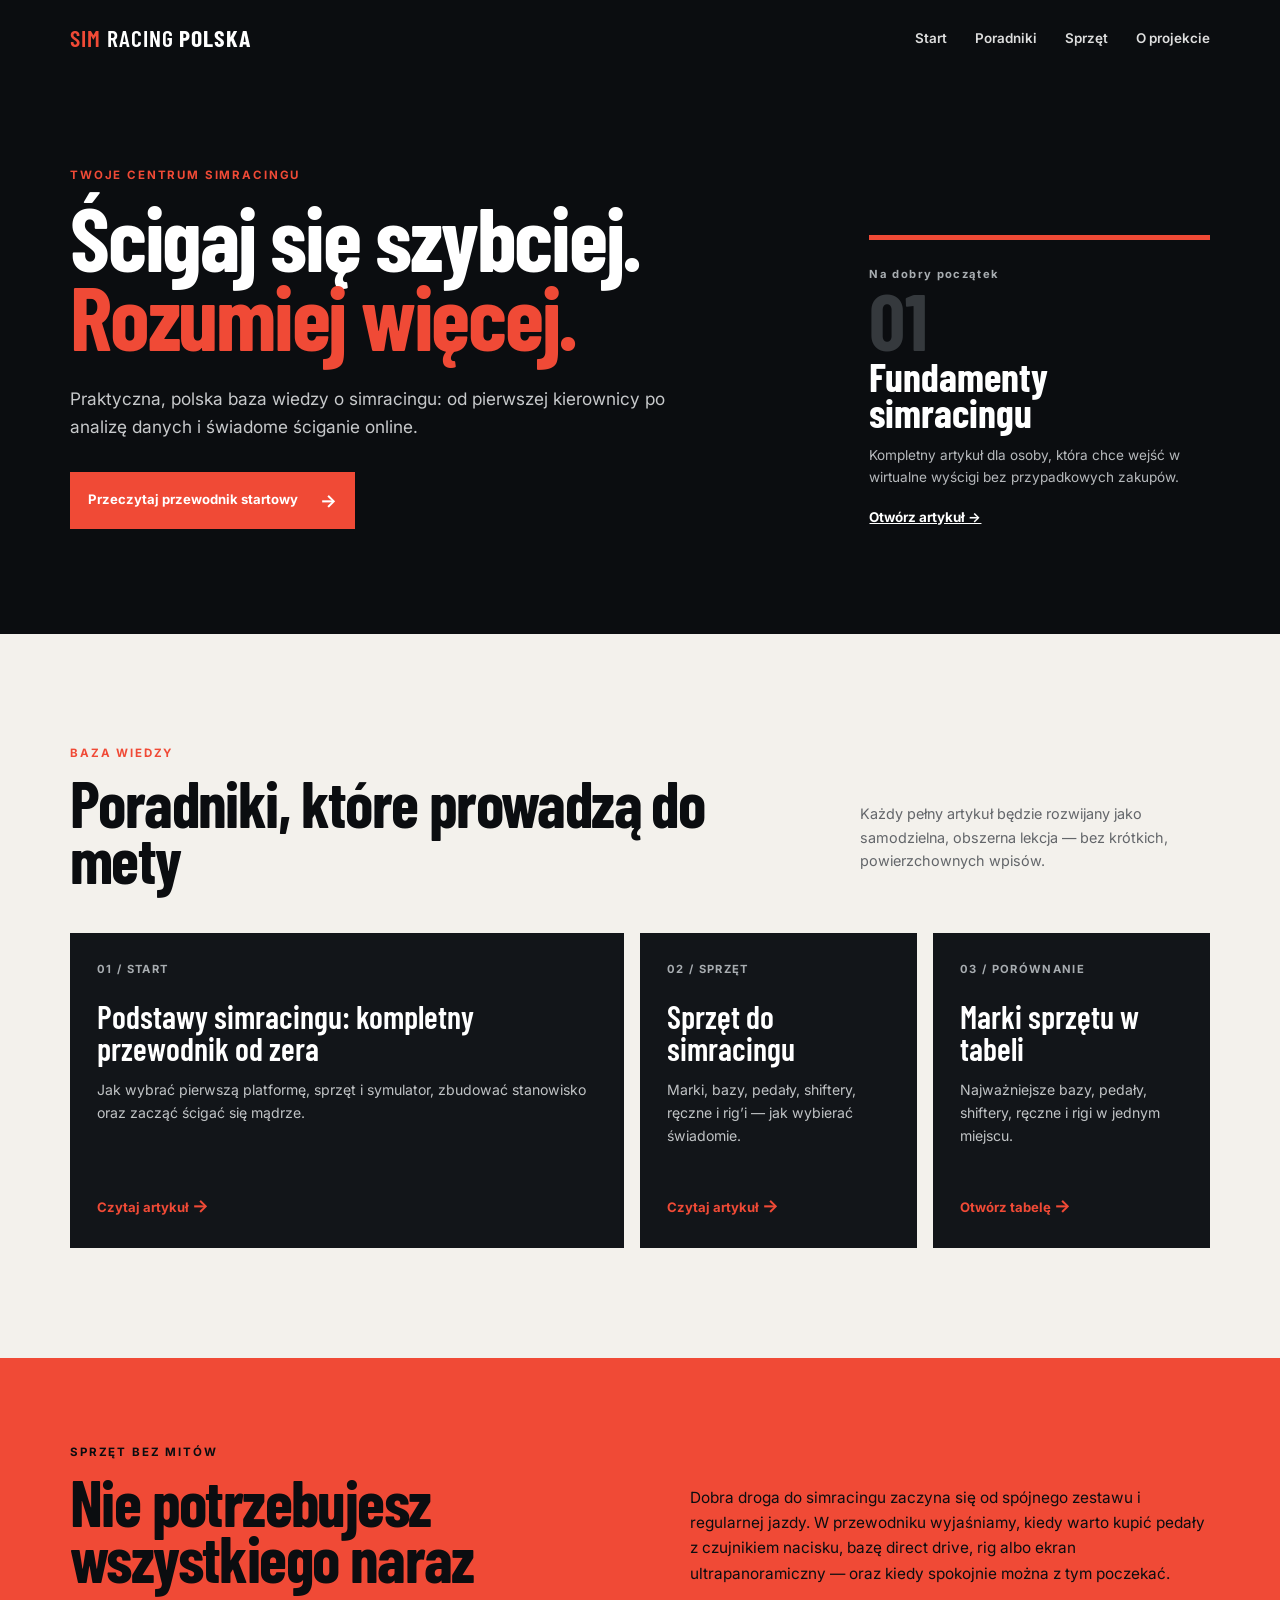
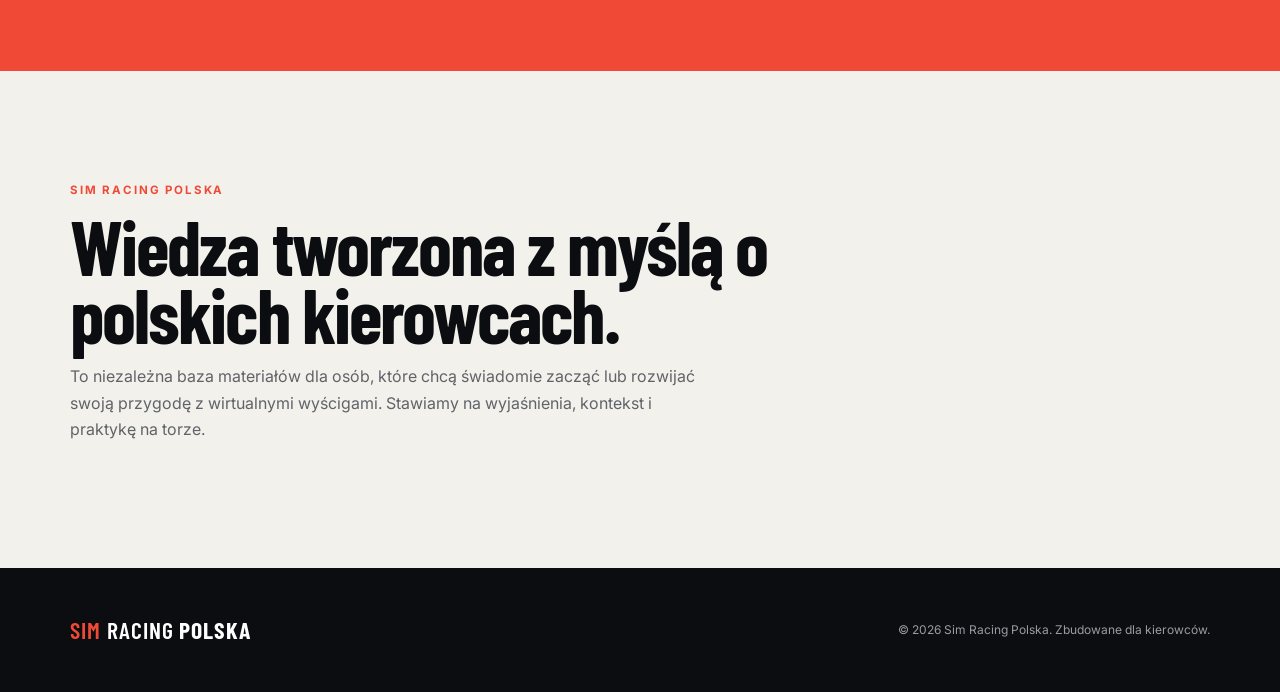
<file: index.html>
<!doctype html>
<html lang="pl">
  <head>
    <meta charset="utf-8">
    <meta name="viewport" content="width=device-width, initial-scale=1">
    <meta name="description" content="Sim Racing Polska — rzetelna wiedza, poradniki i społeczność simracingowa.">
    <title>Sim Racing Polska | Wiedza dla kierowców wirtualnych</title>
    <link rel="preconnect" href="https://fonts.googleapis.com">
    <link rel="preconnect" href="https://fonts.gstatic.com" crossorigin>
    <link href="https://fonts.googleapis.com/css2?family=Barlow+Condensed:wght@500;600;700&family=Inter:wght@400;500;600;700&display=swap" rel="stylesheet">
    <link rel="stylesheet" href="styles.css">
  </head>
  <body>
    <header class="site-header">
      <div class="container nav-wrap">
        <a class="brand" href="index.html" aria-label="Sim Racing Polska — strona główna"><span>SIM</span> RACING <b>POLSKA</b></a>
        <button class="nav-toggle" aria-expanded="false" aria-controls="menu">Menu</button>
        <nav id="menu" class="nav" aria-label="Główna nawigacja">
          <a href="#start">Start</a>
          <a href="#poradniki">Poradniki</a>
          <a href="#sprzet">Sprzęt</a>
          <a href="#o-nas">O projekcie</a>
        </nav>
      </div>
    </header>

    <main>
      <section id="start" class="hero">
        <div class="container hero-grid">
          <div>
            <p class="eyebrow">Twoje centrum simracingu</p>
            <h1>Ścigaj się szybciej.<br><em>Rozumiej więcej.</em></h1>
            <p class="lead">Praktyczna, polska baza wiedzy o simracingu: od pierwszej kierownicy po analizę danych i świadome ściganie online.</p>
            <a class="button" href="podstawy-simracingu.html">Przeczytaj przewodnik startowy <span>→</span></a>
          </div>
          <aside class="race-card" aria-label="Najważniejsze informacje">
            <p class="race-card-label">Na dobry początek</p>
            <strong>01</strong>
            <h2>Fundamenty<br>simracingu</h2>
            <p>Kompletny artykuł dla osoby, która chce wejść w wirtualne wyścigi bez przypadkowych zakupów.</p>
            <a href="podstawy-simracingu.html">Otwórz artykuł →</a>
          </aside>
        </div>
      </section>

      <section id="poradniki" class="section container">
        <div class="section-heading"><div><p class="eyebrow">Baza wiedzy</p><h2>Poradniki, które prowadzą do mety</h2></div><p>Każdy pełny artykuł będzie rozwijany jako samodzielna, obszerna lekcja — bez krótkich, powierzchownych wpisów.</p></div>
        <div class="article-grid">
          <article class="article-card featured"><p class="card-number">01 / START</p><h3>Podstawy simracingu: kompletny przewodnik od zera</h3><p>Jak wybrać pierwszą platformę, sprzęt i symulator, zbudować stanowisko oraz zacząć ścigać się mądrze.</p><a href="podstawy-simracingu.html">Czytaj artykuł <span>→</span></a></article>
          <article class="article-card featured"><p class="card-number">02 / SPRZĘT</p><h3>Sprzęt do simracingu</h3><p>Marki, bazy, pedały, shiftery, ręczne i rig’i — jak wybierać świadomie.</p><a href="sprzet-simracing.html">Czytaj artykuł <span>→</span></a></article>
          <article class="article-card featured"><p class="card-number">03 / PORÓWNANIE</p><h3>Marki sprzętu w tabeli</h3><p>Najważniejsze bazy, pedały, shiftery, ręczne i rigi w jednym miejscu.</p><a href="porownanie-marek.html">Otwórz tabelę <span>→</span></a></article>
        </div>
      </section>

      <section id="sprzet" class="equipment"><div class="container equipment-grid"><div><p class="eyebrow">Sprzęt bez mitów</p><h2>Nie potrzebujesz wszystkiego naraz</h2></div><p>Dobra droga do simracingu zaczyna się od spójnego zestawu i regularnej jazdy. W przewodniku wyjaśniamy, kiedy warto kupić pedały z czujnikiem nacisku, bazę direct drive, rig albo ekran ultrapanoramiczny — oraz kiedy spokojnie można z tym poczekać.</p></div></section>

      <section id="o-nas" class="section container about"><p class="eyebrow">Sim Racing Polska</p><h2>Wiedza tworzona z myślą o polskich kierowcach.</h2><p>To niezależna baza materiałów dla osób, które chcą świadomie zacząć lub rozwijać swoją przygodę z wirtualnymi wyścigami. Stawiamy na wyjaśnienia, kontekst i praktykę na torze.</p></section>
    </main>
    <footer><div class="container"><a class="brand" href="index.html"><span>SIM</span> RACING <b>POLSKA</b></a><p>© <span id="year"></span> Sim Racing Polska. Zbudowane dla kierowców.</p></div></footer>
    <script src="script.js"></script>
  </body>
</html>
</file>
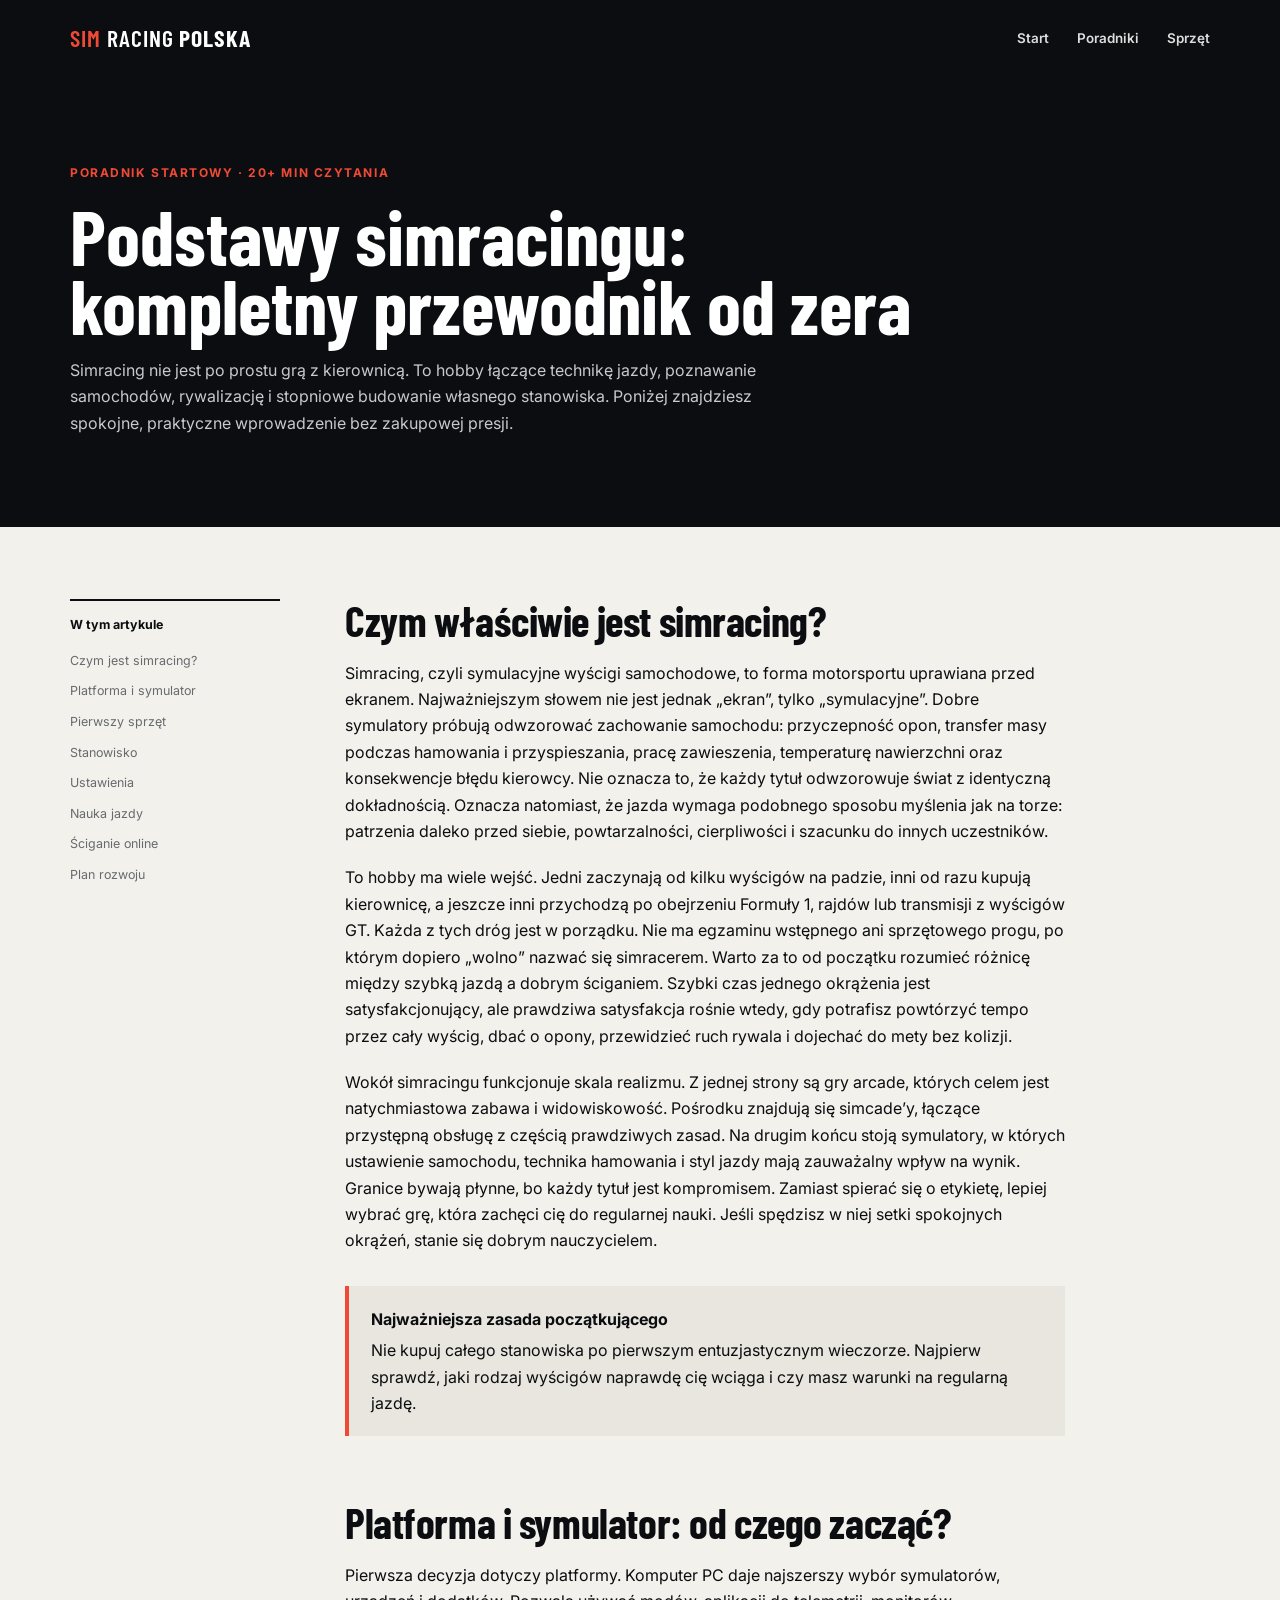
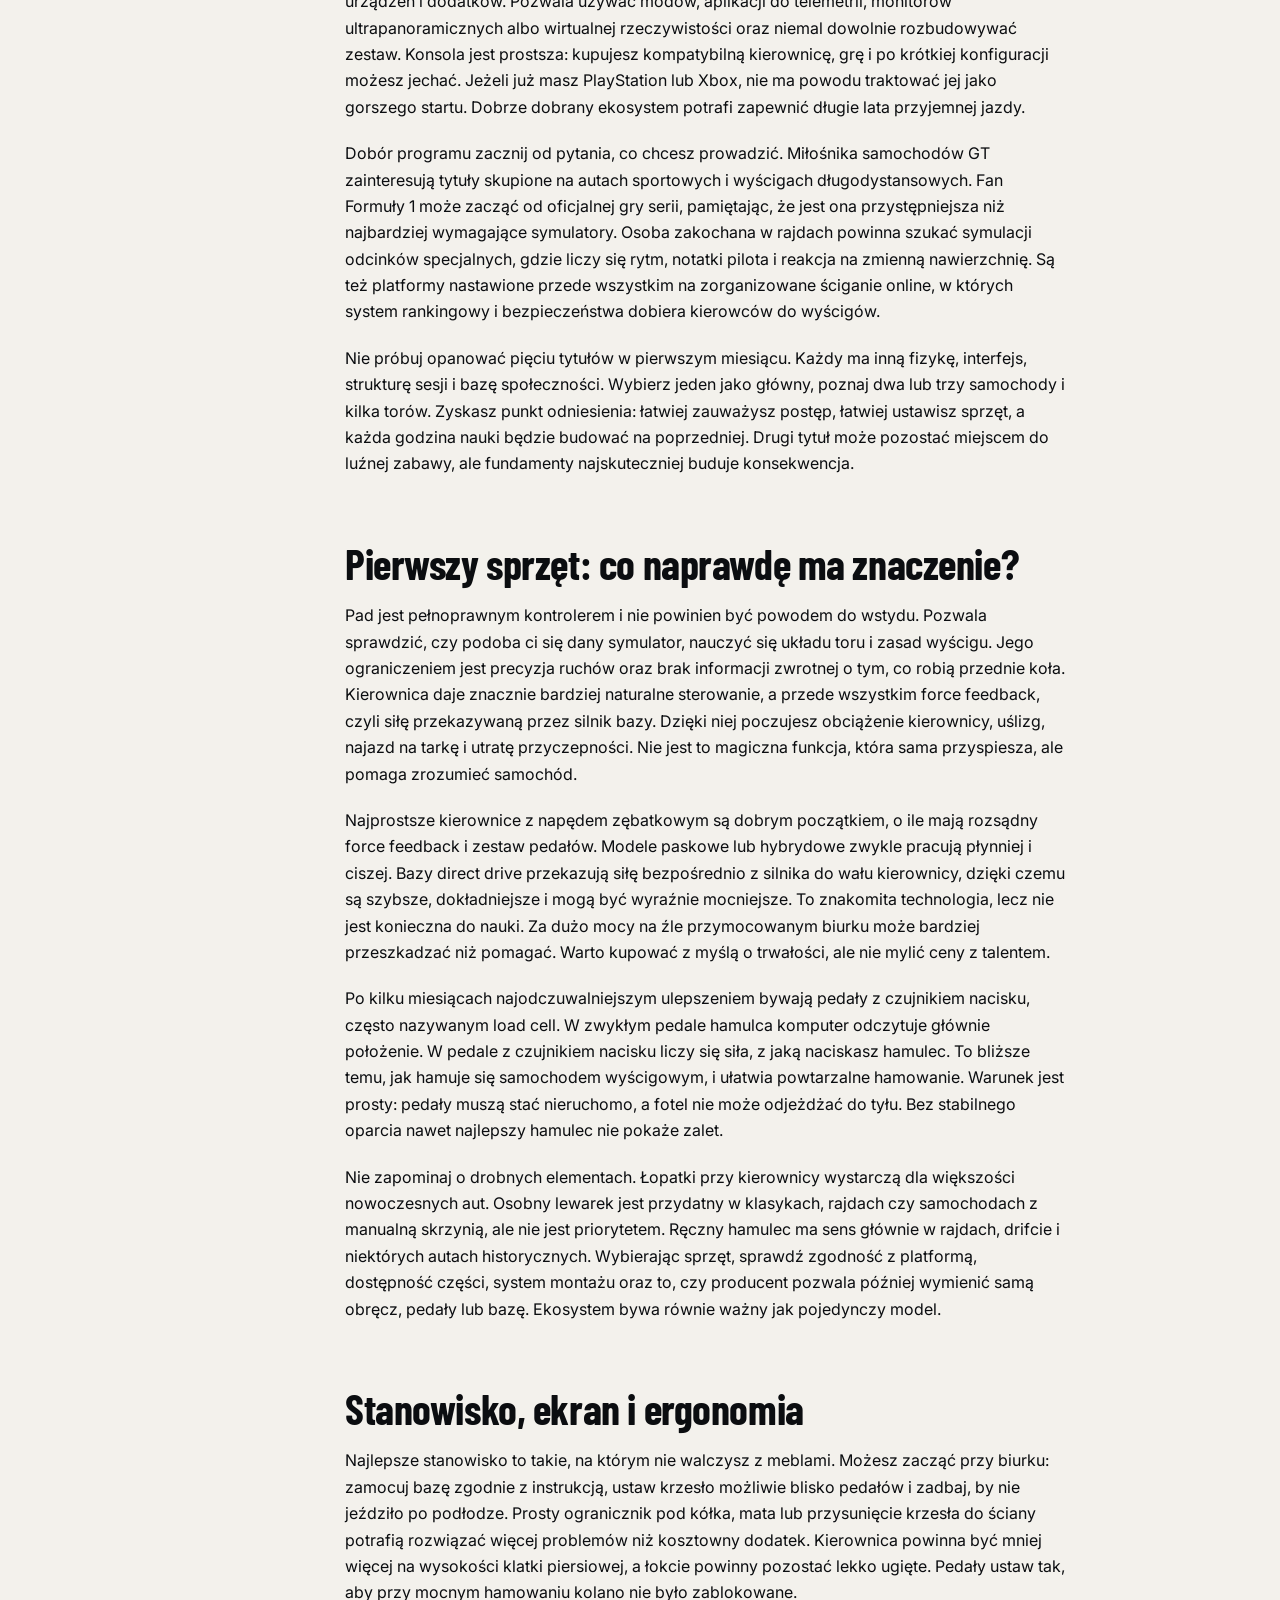
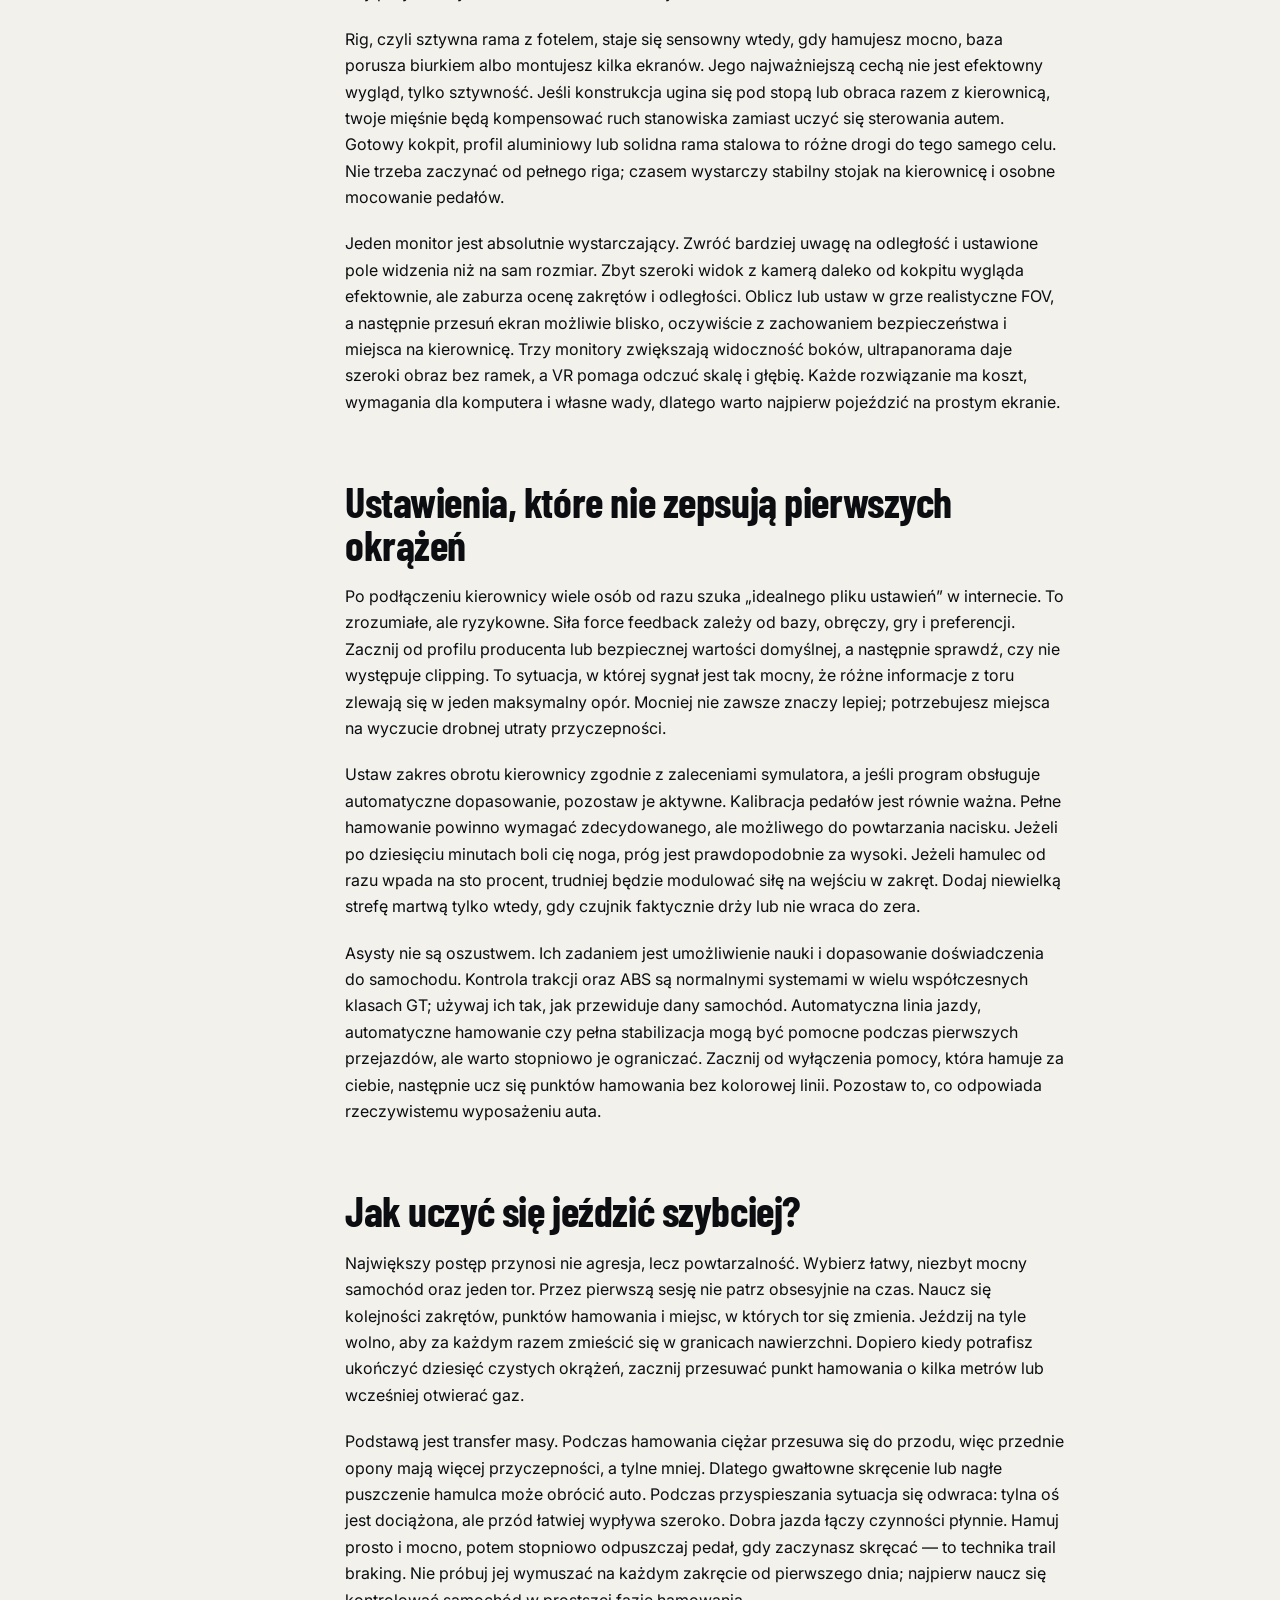
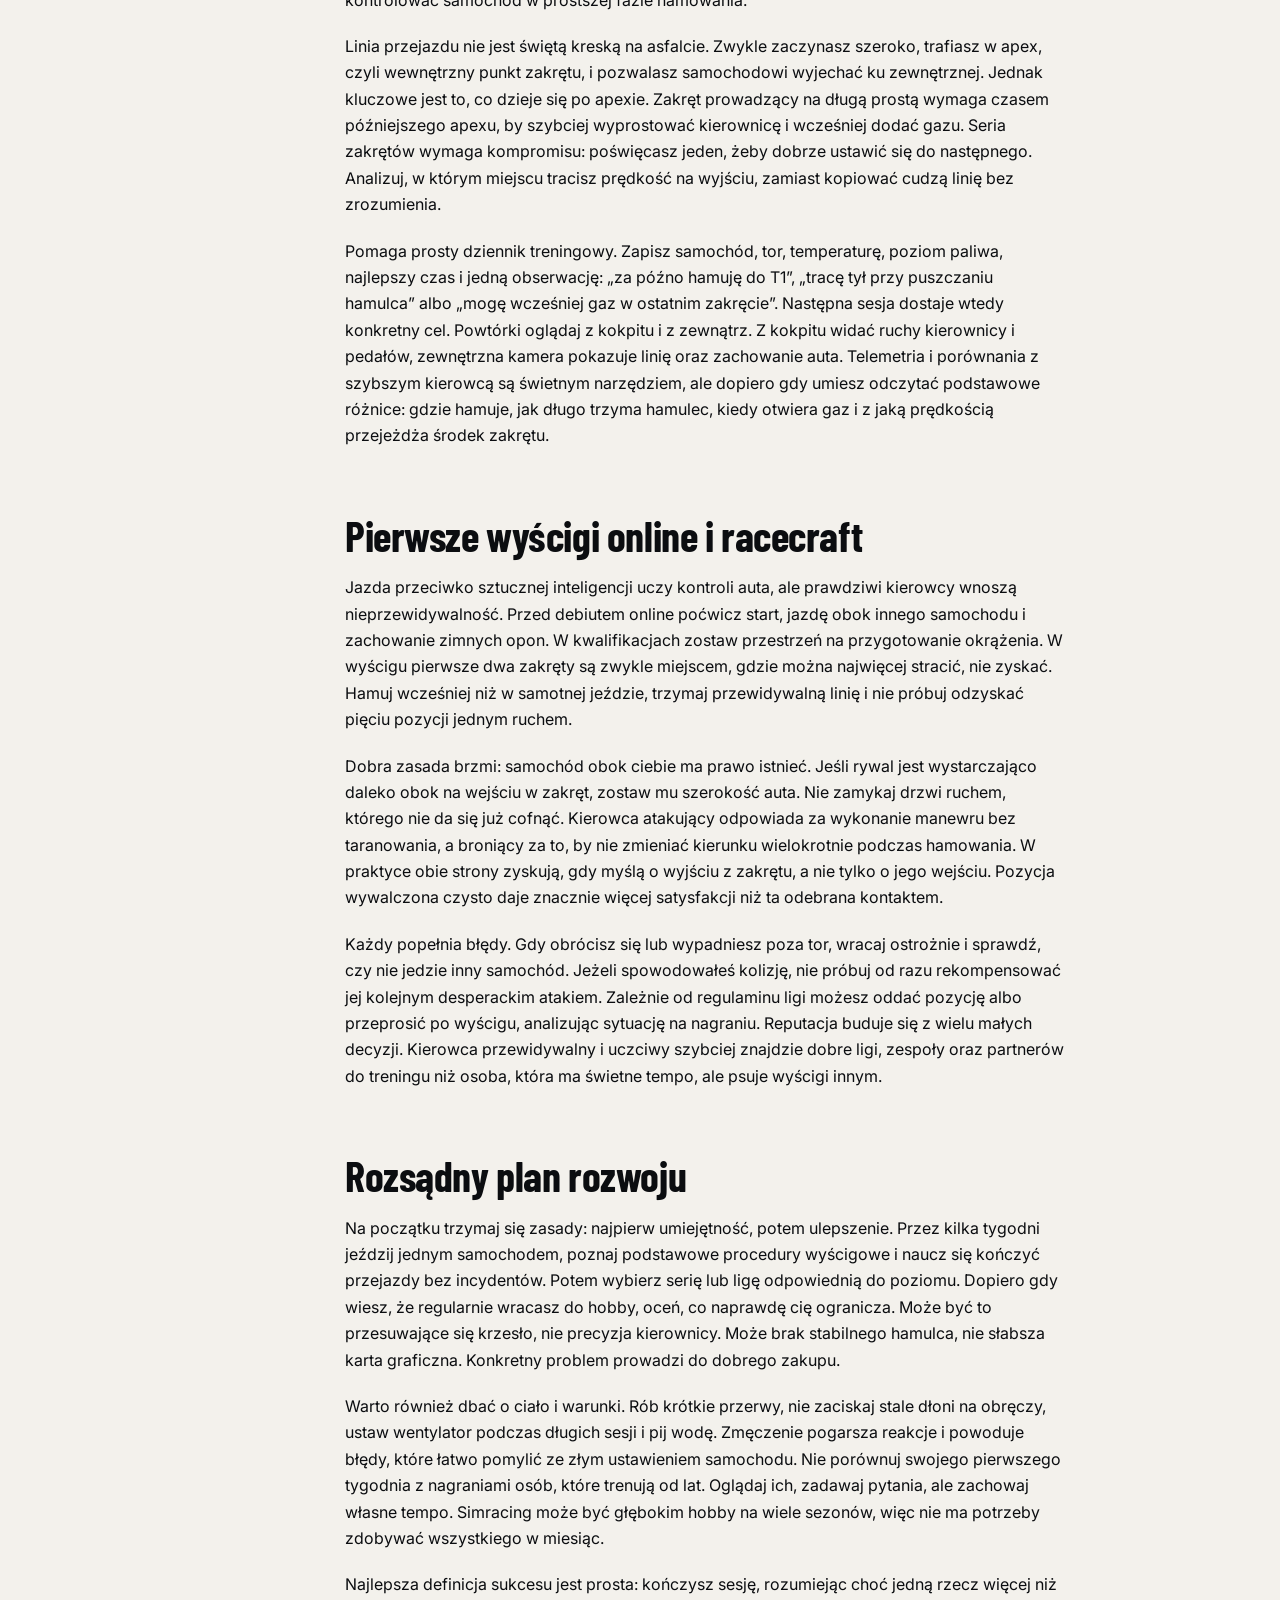
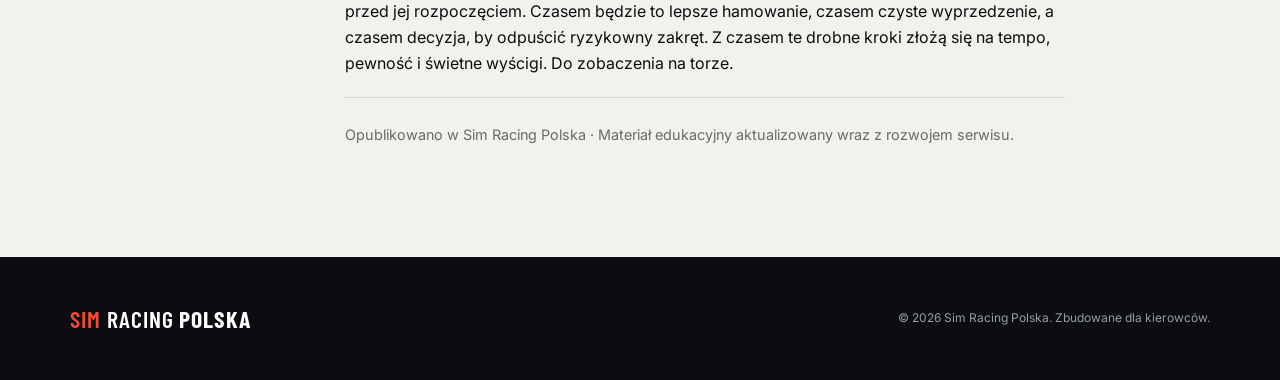
<file: podstawy-simracingu.html>
<!doctype html>
<html lang="pl">
  <head>
    <meta charset="utf-8">
    <meta name="viewport" content="width=device-width, initial-scale=1">
    <meta name="description" content="Kompletny przewodnik po podstawach simracingu: platformy, sprzęt, symulatory, ustawienia i pierwsze wyścigi online.">
    <title>Podstawy simracingu | Sim Racing Polska</title>
    <link rel="preconnect" href="https://fonts.googleapis.com"><link rel="preconnect" href="https://fonts.gstatic.com" crossorigin>
    <link href="https://fonts.googleapis.com/css2?family=Barlow+Condensed:wght@500;600;700&family=Inter:wght@400;500;600;700&display=swap" rel="stylesheet">
    <link rel="stylesheet" href="styles.css">
    <style>.article-hero{background:var(--ink);color:#fff;padding:75px 0}.article-hero .meta{color:var(--red);font-size:.75rem;font-weight:700;letter-spacing:.13em}.article-hero h1{font:700 clamp(3rem,6vw,5.7rem)/.9 "Barlow Condensed";margin:18px 0;max-width:920px}.article-hero p:last-child{max-width:690px;color:#c7c9cb}.article-layout{display:grid;grid-template-columns:210px minmax(0,720px);gap:65px;padding:72px 0 110px}.toc{font-size:.78rem;border-top:2px solid var(--ink);padding-top:14px;height:max-content;position:sticky;top:100px}.toc b{display:block;margin-bottom:10px}.toc a{display:block;color:#676a6e;text-decoration:none;padding:5px 0}.toc a:hover{color:var(--red)}.prose{font-size:1rem}.prose h2{font:700 2.65rem/1 "Barlow Condensed";letter-spacing:-.01em;margin:65px 0 18px}.prose h2:first-child{margin-top:0}.prose h3{font:600 1.65rem/1.1 "Barlow Condensed";margin:35px 0 10px}.prose p{margin:0 0 20px}.prose ul{padding-left:20px;margin:0 0 22px}.prose li{margin-bottom:8px}.note{border-left:4px solid var(--red);background:#e9e6df;padding:20px 22px;margin:32px 0}.note strong{display:block;margin-bottom:5px}.article-footer{border-top:1px solid var(--line);padding-top:25px;color:#676a6e;font-size:.9rem}@media(max-width:720px){.article-layout{display:block;padding:50px 0 80px}.toc{position:static;margin-bottom:45px}.article-hero{padding:55px 0}}</style>
  </head>
  <body>
    <header class="site-header"><div class="container nav-wrap"><a class="brand" href="index.html"><span>SIM</span> RACING <b>POLSKA</b></a><button class="nav-toggle" aria-expanded="false" aria-controls="menu">Menu</button><nav id="menu" class="nav" aria-label="Główna nawigacja"><a href="index.html">Start</a><a href="index.html#poradniki">Poradniki</a><a href="index.html#sprzet">Sprzęt</a></nav></div></header>
    <main>
      <header class="article-hero"><div class="container"><p class="meta">PORADNIK STARTOWY · 20+ MIN CZYTANIA</p><h1>Podstawy simracingu: kompletny przewodnik od zera</h1><p>Simracing nie jest po prostu grą z kierownicą. To hobby łączące technikę jazdy, poznawanie samochodów, rywalizację i stopniowe budowanie własnego stanowiska. Poniżej znajdziesz spokojne, praktyczne wprowadzenie bez zakupowej presji.</p></div></header>
      <div class="container article-layout">
        <aside class="toc"><b>W tym artykule</b><a href="#czym">Czym jest simracing?</a><a href="#platforma">Platforma i symulator</a><a href="#sprzet">Pierwszy sprzęt</a><a href="#stanowisko">Stanowisko</a><a href="#ustawienia">Ustawienia</a><a href="#nauka">Nauka jazdy</a><a href="#online">Ściganie online</a><a href="#plan">Plan rozwoju</a></aside>
        <article class="prose">
          <h2 id="czym">Czym właściwie jest simracing?</h2>
          <p>Simracing, czyli symulacyjne wyścigi samochodowe, to forma motorsportu uprawiana przed ekranem. Najważniejszym słowem nie jest jednak „ekran”, tylko „symulacyjne”. Dobre symulatory próbują odwzorować zachowanie samochodu: przyczepność opon, transfer masy podczas hamowania i przyspieszania, pracę zawieszenia, temperaturę nawierzchni oraz konsekwencje błędu kierowcy. Nie oznacza to, że każdy tytuł odwzorowuje świat z identyczną dokładnością. Oznacza natomiast, że jazda wymaga podobnego sposobu myślenia jak na torze: patrzenia daleko przed siebie, powtarzalności, cierpliwości i szacunku do innych uczestników.</p>
          <p>To hobby ma wiele wejść. Jedni zaczynają od kilku wyścigów na padzie, inni od razu kupują kierownicę, a jeszcze inni przychodzą po obejrzeniu Formuły 1, rajdów lub transmisji z wyścigów GT. Każda z tych dróg jest w porządku. Nie ma egzaminu wstępnego ani sprzętowego progu, po którym dopiero „wolno” nazwać się simracerem. Warto za to od początku rozumieć różnicę między szybką jazdą a dobrym ściganiem. Szybki czas jednego okrążenia jest satysfakcjonujący, ale prawdziwa satysfakcja rośnie wtedy, gdy potrafisz powtórzyć tempo przez cały wyścig, dbać o opony, przewidzieć ruch rywala i dojechać do mety bez kolizji.</p>
          <p>Wokół simracingu funkcjonuje skala realizmu. Z jednej strony są gry arcade, których celem jest natychmiastowa zabawa i widowiskowość. Pośrodku znajdują się simcade’y, łączące przystępną obsługę z częścią prawdziwych zasad. Na drugim końcu stoją symulatory, w których ustawienie samochodu, technika hamowania i styl jazdy mają zauważalny wpływ na wynik. Granice bywają płynne, bo każdy tytuł jest kompromisem. Zamiast spierać się o etykietę, lepiej wybrać grę, która zachęci cię do regularnej nauki. Jeśli spędzisz w niej setki spokojnych okrążeń, stanie się dobrym nauczycielem.</p>
          <div class="note"><strong>Najważniejsza zasada początkującego</strong>Nie kupuj całego stanowiska po pierwszym entuzjastycznym wieczorze. Najpierw sprawdź, jaki rodzaj wyścigów naprawdę cię wciąga i czy masz warunki na regularną jazdę.</div>

          <h2 id="platforma">Platforma i symulator: od czego zacząć?</h2>
          <p>Pierwsza decyzja dotyczy platformy. Komputer PC daje najszerszy wybór symulatorów, urządzeń i dodatków. Pozwala używać modów, aplikacji do telemetrii, monitorów ultrapanoramicznych albo wirtualnej rzeczywistości oraz niemal dowolnie rozbudowywać zestaw. Konsola jest prostsza: kupujesz kompatybilną kierownicę, grę i po krótkiej konfiguracji możesz jechać. Jeżeli już masz PlayStation lub Xbox, nie ma powodu traktować jej jako gorszego startu. Dobrze dobrany ekosystem potrafi zapewnić długie lata przyjemnej jazdy.</p>
          <p>Dobór programu zacznij od pytania, co chcesz prowadzić. Miłośnika samochodów GT zainteresują tytuły skupione na autach sportowych i wyścigach długodystansowych. Fan Formuły 1 może zacząć od oficjalnej gry serii, pamiętając, że jest ona przystępniejsza niż najbardziej wymagające symulatory. Osoba zakochana w rajdach powinna szukać symulacji odcinków specjalnych, gdzie liczy się rytm, notatki pilota i reakcja na zmienną nawierzchnię. Są też platformy nastawione przede wszystkim na zorganizowane ściganie online, w których system rankingowy i bezpieczeństwa dobiera kierowców do wyścigów.</p>
          <p>Nie próbuj opanować pięciu tytułów w pierwszym miesiącu. Każdy ma inną fizykę, interfejs, strukturę sesji i bazę społeczności. Wybierz jeden jako główny, poznaj dwa lub trzy samochody i kilka torów. Zyskasz punkt odniesienia: łatwiej zauważysz postęp, łatwiej ustawisz sprzęt, a każda godzina nauki będzie budować na poprzedniej. Drugi tytuł może pozostać miejscem do luźnej zabawy, ale fundamenty najskuteczniej buduje konsekwencja.</p>

          <h2 id="sprzet">Pierwszy sprzęt: co naprawdę ma znaczenie?</h2>
          <p>Pad jest pełnoprawnym kontrolerem i nie powinien być powodem do wstydu. Pozwala sprawdzić, czy podoba ci się dany symulator, nauczyć się układu toru i zasad wyścigu. Jego ograniczeniem jest precyzja ruchów oraz brak informacji zwrotnej o tym, co robią przednie koła. Kierownica daje znacznie bardziej naturalne sterowanie, a przede wszystkim force feedback, czyli siłę przekazywaną przez silnik bazy. Dzięki niej poczujesz obciążenie kierownicy, uślizg, najazd na tarkę i utratę przyczepności. Nie jest to magiczna funkcja, która sama przyspiesza, ale pomaga zrozumieć samochód.</p>
          <p>Najprostsze kierownice z napędem zębatkowym są dobrym początkiem, o ile mają rozsądny force feedback i zestaw pedałów. Modele paskowe lub hybrydowe zwykle pracują płynniej i ciszej. Bazy direct drive przekazują siłę bezpośrednio z silnika do wału kierownicy, dzięki czemu są szybsze, dokładniejsze i mogą być wyraźnie mocniejsze. To znakomita technologia, lecz nie jest konieczna do nauki. Za dużo mocy na źle przymocowanym biurku może bardziej przeszkadzać niż pomagać. Warto kupować z myślą o trwałości, ale nie mylić ceny z talentem.</p>
          <p>Po kilku miesiącach najodczuwalniejszym ulepszeniem bywają pedały z czujnikiem nacisku, często nazywanym load cell. W zwykłym pedale hamulca komputer odczytuje głównie położenie. W pedale z czujnikiem nacisku liczy się siła, z jaką naciskasz hamulec. To bliższe temu, jak hamuje się samochodem wyścigowym, i ułatwia powtarzalne hamowanie. Warunek jest prosty: pedały muszą stać nieruchomo, a fotel nie może odjeżdżać do tyłu. Bez stabilnego oparcia nawet najlepszy hamulec nie pokaże zalet.</p>
          <p>Nie zapominaj o drobnych elementach. Łopatki przy kierownicy wystarczą dla większości nowoczesnych aut. Osobny lewarek jest przydatny w klasykach, rajdach czy samochodach z manualną skrzynią, ale nie jest priorytetem. Ręczny hamulec ma sens głównie w rajdach, drifcie i niektórych autach historycznych. Wybierając sprzęt, sprawdź zgodność z platformą, dostępność części, system montażu oraz to, czy producent pozwala później wymienić samą obręcz, pedały lub bazę. Ekosystem bywa równie ważny jak pojedynczy model.</p>

          <h2 id="stanowisko">Stanowisko, ekran i ergonomia</h2>
          <p>Najlepsze stanowisko to takie, na którym nie walczysz z meblami. Możesz zacząć przy biurku: zamocuj bazę zgodnie z instrukcją, ustaw krzesło możliwie blisko pedałów i zadbaj, by nie jeździło po podłodze. Prosty ogranicznik pod kółka, mata lub przysunięcie krzesła do ściany potrafią rozwiązać więcej problemów niż kosztowny dodatek. Kierownica powinna być mniej więcej na wysokości klatki piersiowej, a łokcie powinny pozostać lekko ugięte. Pedały ustaw tak, aby przy mocnym hamowaniu kolano nie było zablokowane.</p>
          <p>Rig, czyli sztywna rama z fotelem, staje się sensowny wtedy, gdy hamujesz mocno, baza porusza biurkiem albo montujesz kilka ekranów. Jego najważniejszą cechą nie jest efektowny wygląd, tylko sztywność. Jeśli konstrukcja ugina się pod stopą lub obraca razem z kierownicą, twoje mięśnie będą kompensować ruch stanowiska zamiast uczyć się sterowania autem. Gotowy kokpit, profil aluminiowy lub solidna rama stalowa to różne drogi do tego samego celu. Nie trzeba zaczynać od pełnego riga; czasem wystarczy stabilny stojak na kierownicę i osobne mocowanie pedałów.</p>
          <p>Jeden monitor jest absolutnie wystarczający. Zwróć bardziej uwagę na odległość i ustawione pole widzenia niż na sam rozmiar. Zbyt szeroki widok z kamerą daleko od kokpitu wygląda efektownie, ale zaburza ocenę zakrętów i odległości. Oblicz lub ustaw w grze realistyczne FOV, a następnie przesuń ekran możliwie blisko, oczywiście z zachowaniem bezpieczeństwa i miejsca na kierownicę. Trzy monitory zwiększają widoczność boków, ultrapanorama daje szeroki obraz bez ramek, a VR pomaga odczuć skalę i głębię. Każde rozwiązanie ma koszt, wymagania dla komputera i własne wady, dlatego warto najpierw pojeździć na prostym ekranie.</p>

          <h2 id="ustawienia">Ustawienia, które nie zepsują pierwszych okrążeń</h2>
          <p>Po podłączeniu kierownicy wiele osób od razu szuka „idealnego pliku ustawień” w internecie. To zrozumiałe, ale ryzykowne. Siła force feedback zależy od bazy, obręczy, gry i preferencji. Zacznij od profilu producenta lub bezpiecznej wartości domyślnej, a następnie sprawdź, czy nie występuje clipping. To sytuacja, w której sygnał jest tak mocny, że różne informacje z toru zlewają się w jeden maksymalny opór. Mocniej nie zawsze znaczy lepiej; potrzebujesz miejsca na wyczucie drobnej utraty przyczepności.</p>
          <p>Ustaw zakres obrotu kierownicy zgodnie z zaleceniami symulatora, a jeśli program obsługuje automatyczne dopasowanie, pozostaw je aktywne. Kalibracja pedałów jest równie ważna. Pełne hamowanie powinno wymagać zdecydowanego, ale możliwego do powtarzania nacisku. Jeżeli po dziesięciu minutach boli cię noga, próg jest prawdopodobnie za wysoki. Jeżeli hamulec od razu wpada na sto procent, trudniej będzie modulować siłę na wejściu w zakręt. Dodaj niewielką strefę martwą tylko wtedy, gdy czujnik faktycznie drży lub nie wraca do zera.</p>
          <p>Asysty nie są oszustwem. Ich zadaniem jest umożliwienie nauki i dopasowanie doświadczenia do samochodu. Kontrola trakcji oraz ABS są normalnymi systemami w wielu współczesnych klasach GT; używaj ich tak, jak przewiduje dany samochód. Automatyczna linia jazdy, automatyczne hamowanie czy pełna stabilizacja mogą być pomocne podczas pierwszych przejazdów, ale warto stopniowo je ograniczać. Zacznij od wyłączenia pomocy, która hamuje za ciebie, następnie ucz się punktów hamowania bez kolorowej linii. Pozostaw to, co odpowiada rzeczywistemu wyposażeniu auta.</p>

          <h2 id="nauka">Jak uczyć się jeździć szybciej?</h2>
          <p>Największy postęp przynosi nie agresja, lecz powtarzalność. Wybierz łatwy, niezbyt mocny samochód oraz jeden tor. Przez pierwszą sesję nie patrz obsesyjnie na czas. Naucz się kolejności zakrętów, punktów hamowania i miejsc, w których tor się zmienia. Jeździj na tyle wolno, aby za każdym razem zmieścić się w granicach nawierzchni. Dopiero kiedy potrafisz ukończyć dziesięć czystych okrążeń, zacznij przesuwać punkt hamowania o kilka metrów lub wcześniej otwierać gaz.</p>
          <p>Podstawą jest transfer masy. Podczas hamowania ciężar przesuwa się do przodu, więc przednie opony mają więcej przyczepności, a tylne mniej. Dlatego gwałtowne skręcenie lub nagłe puszczenie hamulca może obrócić auto. Podczas przyspieszania sytuacja się odwraca: tylna oś jest dociążona, ale przód łatwiej wypływa szeroko. Dobra jazda łączy czynności płynnie. Hamuj prosto i mocno, potem stopniowo odpuszczaj pedał, gdy zaczynasz skręcać — to technika trail braking. Nie próbuj jej wymuszać na każdym zakręcie od pierwszego dnia; najpierw naucz się kontrolować samochód w prostszej fazie hamowania.</p>
          <p>Linia przejazdu nie jest świętą kreską na asfalcie. Zwykle zaczynasz szeroko, trafiasz w apex, czyli wewnętrzny punkt zakrętu, i pozwalasz samochodowi wyjechać ku zewnętrznej. Jednak kluczowe jest to, co dzieje się po apexie. Zakręt prowadzący na długą prostą wymaga czasem późniejszego apexu, by szybciej wyprostować kierownicę i wcześniej dodać gazu. Seria zakrętów wymaga kompromisu: poświęcasz jeden, żeby dobrze ustawić się do następnego. Analizuj, w którym miejscu tracisz prędkość na wyjściu, zamiast kopiować cudzą linię bez zrozumienia.</p>
          <p>Pomaga prosty dziennik treningowy. Zapisz samochód, tor, temperaturę, poziom paliwa, najlepszy czas i jedną obserwację: „za późno hamuję do T1”, „tracę tył przy puszczaniu hamulca” albo „mogę wcześniej gaz w ostatnim zakręcie”. Następna sesja dostaje wtedy konkretny cel. Powtórki oglądaj z kokpitu i z zewnątrz. Z kokpitu widać ruchy kierownicy i pedałów, zewnętrzna kamera pokazuje linię oraz zachowanie auta. Telemetria i porównania z szybszym kierowcą są świetnym narzędziem, ale dopiero gdy umiesz odczytać podstawowe różnice: gdzie hamuje, jak długo trzyma hamulec, kiedy otwiera gaz i z jaką prędkością przejeżdża środek zakrętu.</p>

          <h2 id="online">Pierwsze wyścigi online i racecraft</h2>
          <p>Jazda przeciwko sztucznej inteligencji uczy kontroli auta, ale prawdziwi kierowcy wnoszą nieprzewidywalność. Przed debiutem online poćwicz start, jazdę obok innego samochodu i zachowanie zimnych opon. W kwalifikacjach zostaw przestrzeń na przygotowanie okrążenia. W wyścigu pierwsze dwa zakręty są zwykle miejscem, gdzie można najwięcej stracić, nie zyskać. Hamuj wcześniej niż w samotnej jeździe, trzymaj przewidywalną linię i nie próbuj odzyskać pięciu pozycji jednym ruchem.</p>
          <p>Dobra zasada brzmi: samochód obok ciebie ma prawo istnieć. Jeśli rywal jest wystarczająco daleko obok na wejściu w zakręt, zostaw mu szerokość auta. Nie zamykaj drzwi ruchem, którego nie da się już cofnąć. Kierowca atakujący odpowiada za wykonanie manewru bez taranowania, a broniący za to, by nie zmieniać kierunku wielokrotnie podczas hamowania. W praktyce obie strony zyskują, gdy myślą o wyjściu z zakrętu, a nie tylko o jego wejściu. Pozycja wywalczona czysto daje znacznie więcej satysfakcji niż ta odebrana kontaktem.</p>
          <p>Każdy popełnia błędy. Gdy obrócisz się lub wypadniesz poza tor, wracaj ostrożnie i sprawdź, czy nie jedzie inny samochód. Jeżeli spowodowałeś kolizję, nie próbuj od razu rekompensować jej kolejnym desperackim atakiem. Zależnie od regulaminu ligi możesz oddać pozycję albo przeprosić po wyścigu, analizując sytuację na nagraniu. Reputacja buduje się z wielu małych decyzji. Kierowca przewidywalny i uczciwy szybciej znajdzie dobre ligi, zespoły oraz partnerów do treningu niż osoba, która ma świetne tempo, ale psuje wyścigi innym.</p>

          <h2 id="plan">Rozsądny plan rozwoju</h2>
          <p>Na początku trzymaj się zasady: najpierw umiejętność, potem ulepszenie. Przez kilka tygodni jeździj jednym samochodem, poznaj podstawowe procedury wyścigowe i naucz się kończyć przejazdy bez incydentów. Potem wybierz serię lub ligę odpowiednią do poziomu. Dopiero gdy wiesz, że regularnie wracasz do hobby, oceń, co naprawdę cię ogranicza. Może być to przesuwające się krzesło, nie precyzja kierownicy. Może brak stabilnego hamulca, nie słabsza karta graficzna. Konkretny problem prowadzi do dobrego zakupu.</p>
          <p>Warto również dbać o ciało i warunki. Rób krótkie przerwy, nie zaciskaj stale dłoni na obręczy, ustaw wentylator podczas długich sesji i pij wodę. Zmęczenie pogarsza reakcje i powoduje błędy, które łatwo pomylić ze złym ustawieniem samochodu. Nie porównuj swojego pierwszego tygodnia z nagraniami osób, które trenują od lat. Oglądaj ich, zadawaj pytania, ale zachowaj własne tempo. Simracing może być głębokim hobby na wiele sezonów, więc nie ma potrzeby zdobywać wszystkiego w miesiąc.</p>
          <p>Najlepsza definicja sukcesu jest prosta: kończysz sesję, rozumiejąc choć jedną rzecz więcej niż przed jej rozpoczęciem. Czasem będzie to lepsze hamowanie, czasem czyste wyprzedzenie, a czasem decyzja, by odpuścić ryzykowny zakręt. Z czasem te drobne kroki złożą się na tempo, pewność i świetne wyścigi. Do zobaczenia na torze.</p>
          <div class="article-footer">Opublikowano w Sim Racing Polska · Materiał edukacyjny aktualizowany wraz z rozwojem serwisu.</div>
        </article>
      </div>
    </main>
    <footer><div class="container"><a class="brand" href="index.html"><span>SIM</span> RACING <b>POLSKA</b></a><p>© <span id="year"></span> Sim Racing Polska. Zbudowane dla kierowców.</p></div></footer>
    <script src="script.js"></script>
  </body>
</html>
</file>
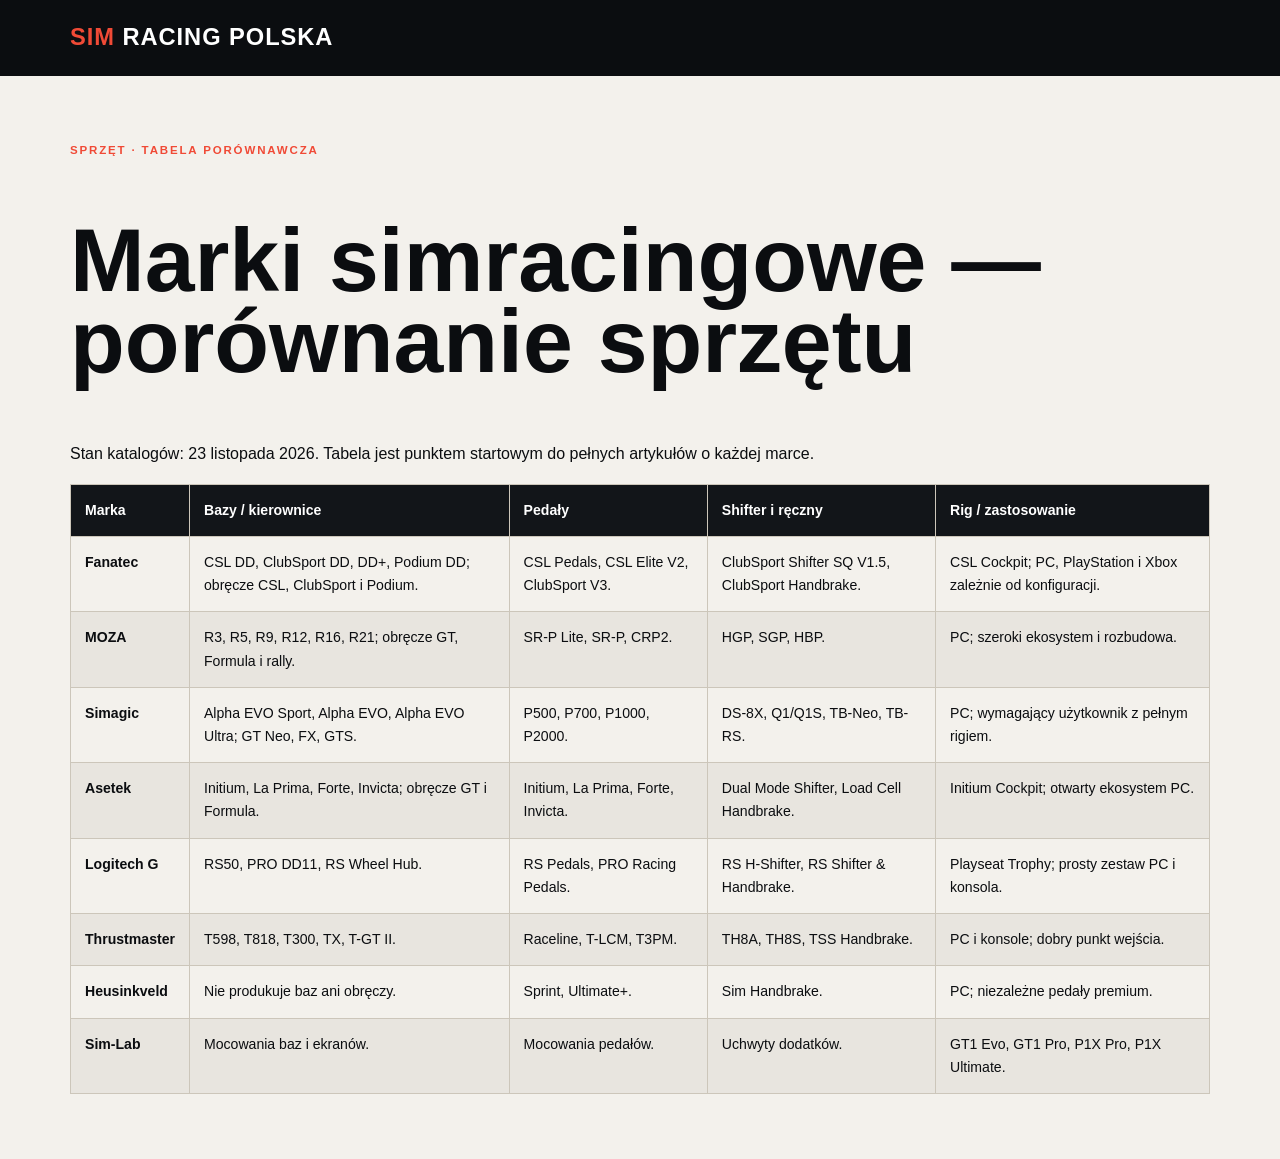
<file: porownanie-marek.html>
<!doctype html>
<html lang="pl"><head><meta charset="utf-8"><meta name="viewport" content="width=device-width,initial-scale=1"><title>Porównanie marek | Sim Racing Polska</title><link rel="stylesheet" href="styles.css"><style>.guide{padding:65px 0;max-width:1140px}.guide h1{font:700 clamp(3rem,7vw,6rem)/.9 "Barlow Condensed",sans-serif}.table-wrap{overflow-x:auto}.compare{width:100%;border-collapse:collapse;font-size:.88rem}.compare th,.compare td{padding:14px;border:1px solid #ccc6ba;text-align:left;vertical-align:top}.compare th{background:#121519;color:#fff}.compare tr:nth-child(even){background:#e8e5df}</style></head><body><header class="site-header"><div class="container nav-wrap"><a class="brand" href="index.html"><span>SIM</span> RACING <b>POLSKA</b></a></div></header><main class="container guide"><p class="eyebrow">SPRZĘT · TABELA PORÓWNAWCZA</p><h1>Marki simracingowe — porównanie sprzętu</h1><p>Stan katalogów: 23 listopada 2026. Tabela jest punktem startowym do pełnych artykułów o każdej marce.</p><div class="table-wrap"><table class="compare"><thead><tr><th>Marka</th><th>Bazy / kierownice</th><th>Pedały</th><th>Shifter i ręczny</th><th>Rig / zastosowanie</th></tr></thead><tbody><tr><td><b>Fanatec</b></td><td>CSL DD, ClubSport DD, DD+, Podium DD; obręcze CSL, ClubSport i Podium.</td><td>CSL Pedals, CSL Elite V2, ClubSport V3.</td><td>ClubSport Shifter SQ V1.5, ClubSport Handbrake.</td><td>CSL Cockpit; PC, PlayStation i Xbox zależnie od konfiguracji.</td></tr><tr><td><b>MOZA</b></td><td>R3, R5, R9, R12, R16, R21; obręcze GT, Formula i rally.</td><td>SR-P Lite, SR-P, CRP2.</td><td>HGP, SGP, HBP.</td><td>PC; szeroki ekosystem i rozbudowa.</td></tr><tr><td><b>Simagic</b></td><td>Alpha EVO Sport, Alpha EVO, Alpha EVO Ultra; GT Neo, FX, GTS.</td><td>P500, P700, P1000, P2000.</td><td>DS-8X, Q1/Q1S, TB-Neo, TB-RS.</td><td>PC; wymagający użytkownik z pełnym rigiem.</td></tr><tr><td><b>Asetek</b></td><td>Initium, La Prima, Forte, Invicta; obręcze GT i Formula.</td><td>Initium, La Prima, Forte, Invicta.</td><td>Dual Mode Shifter, Load Cell Handbrake.</td><td>Initium Cockpit; otwarty ekosystem PC.</td></tr><tr><td><b>Logitech G</b></td><td>RS50, PRO DD11, RS Wheel Hub.</td><td>RS Pedals, PRO Racing Pedals.</td><td>RS H-Shifter, RS Shifter & Handbrake.</td><td>Playseat Trophy; prosty zestaw PC i konsola.</td></tr><tr><td><b>Thrustmaster</b></td><td>T598, T818, T300, TX, T-GT II.</td><td>Raceline, T-LCM, T3PM.</td><td>TH8A, TH8S, TSS Handbrake.</td><td>PC i konsole; dobry punkt wejścia.</td></tr><tr><td><b>Heusinkveld</b></td><td>Nie produkuje baz ani obręczy.</td><td>Sprint, Ultimate+.</td><td>Sim Handbrake.</td><td>PC; niezależne pedały premium.</td></tr><tr><td><b>Sim-Lab</b></td><td>Mocowania baz i ekranów.</td><td>Mocowania pedałów.</td><td>Uchwyty dodatków.</td><td>GT1 Evo, GT1 Pro, P1X Pro, P1X Ultimate.</td></tr></tbody></table></div></main></body></html>
</file>
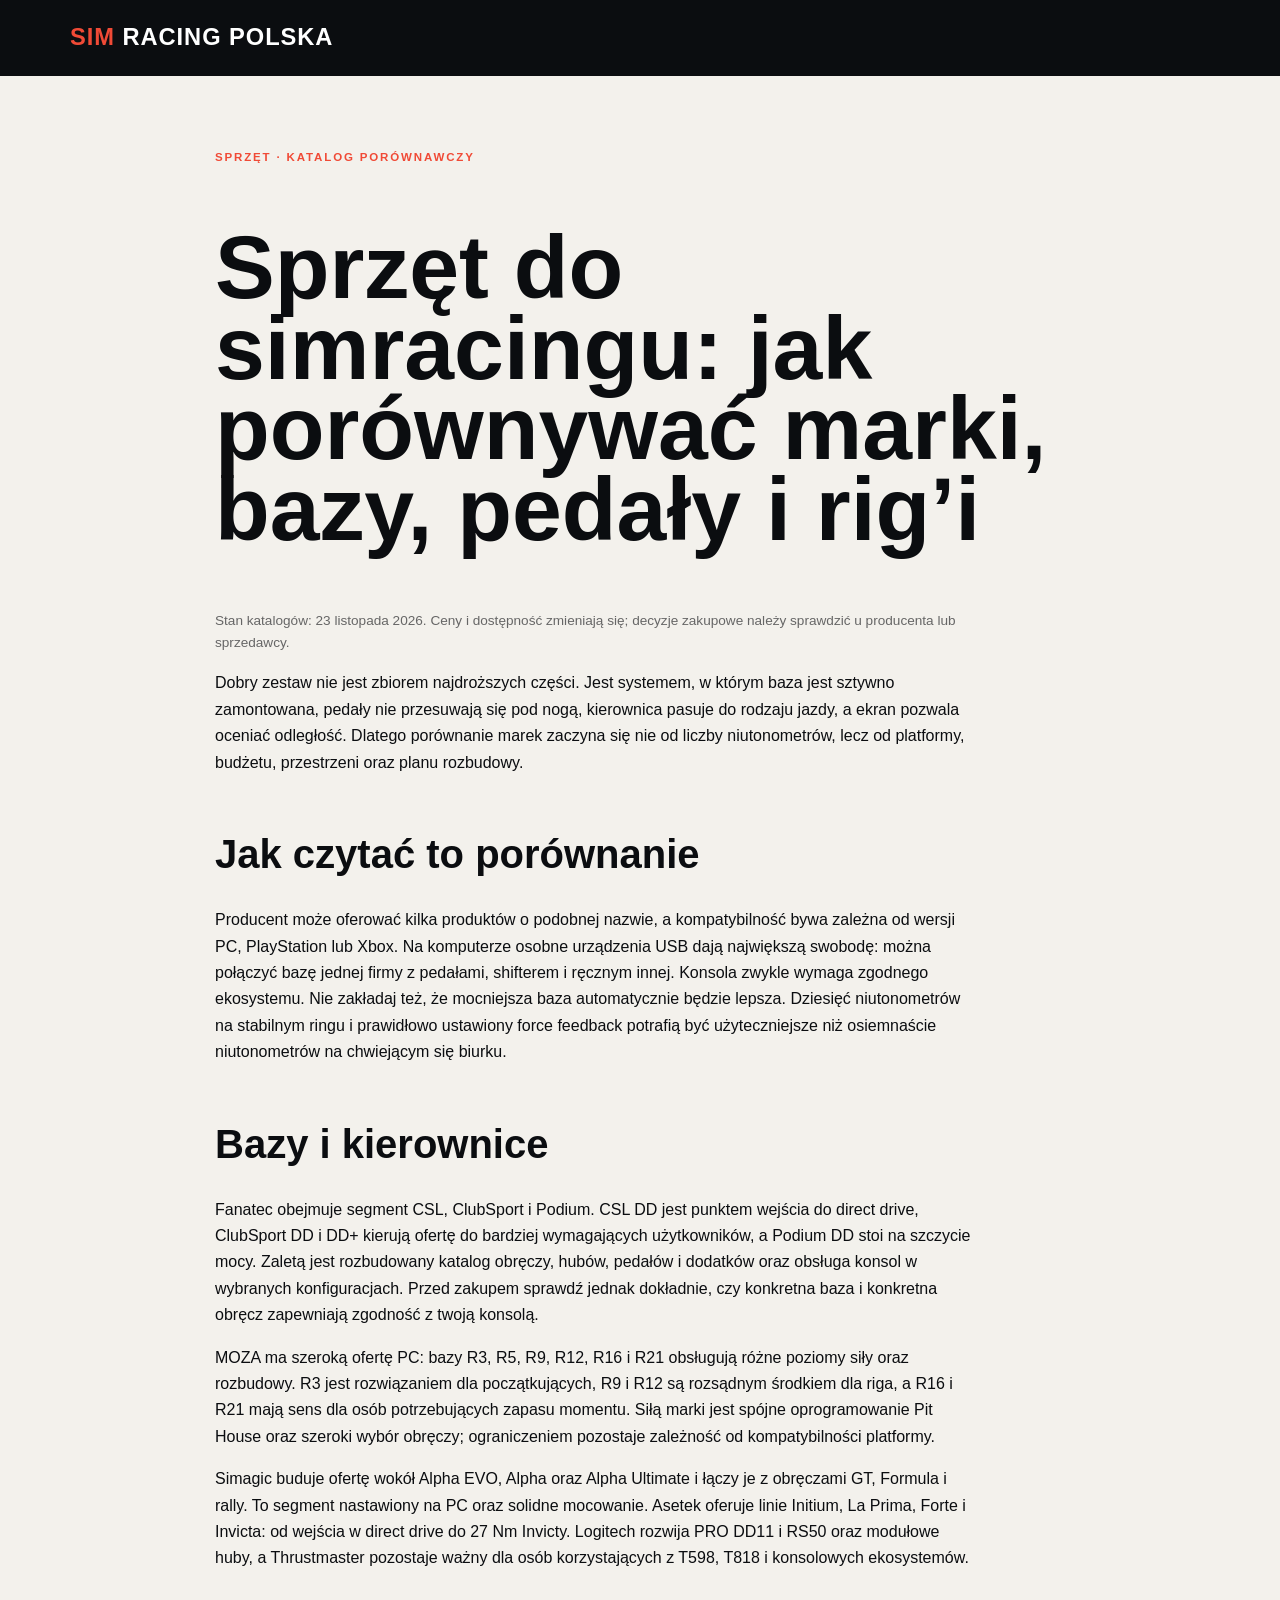
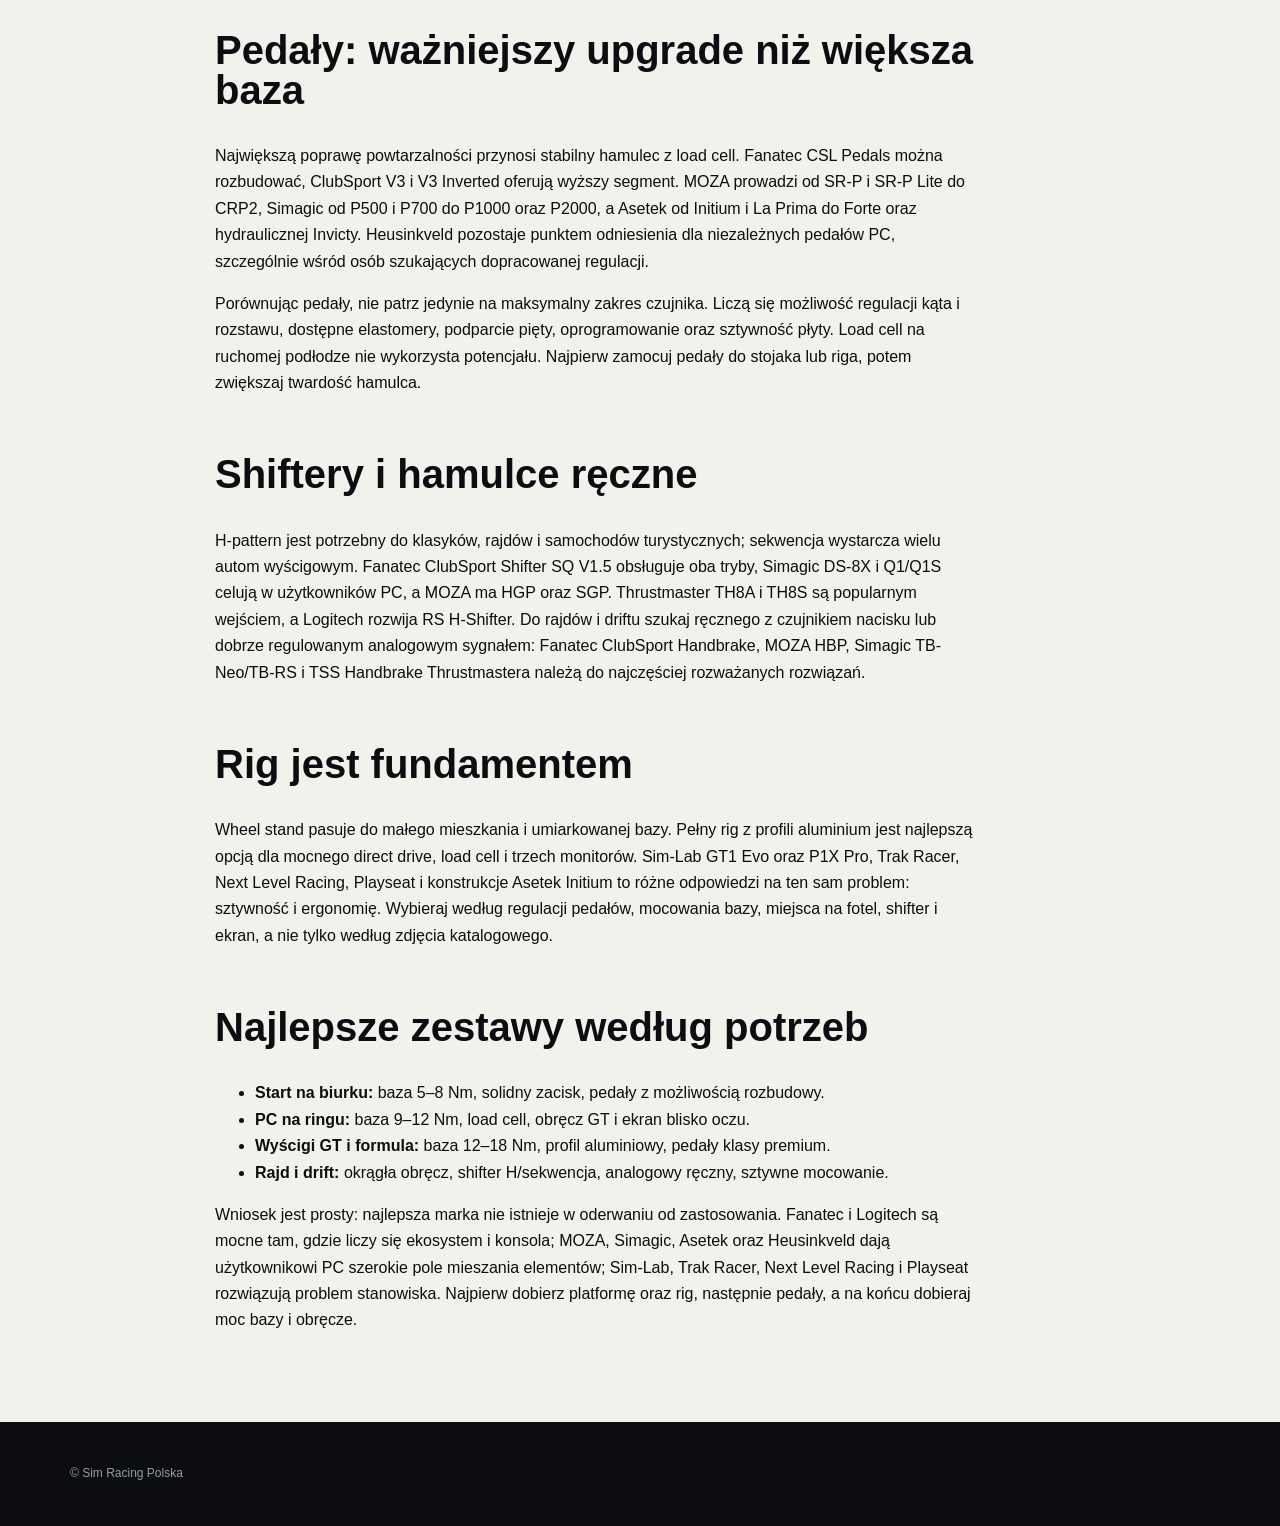
<file: sprzet-simracing.html>
<!doctype html><html lang="pl"><head><meta charset="utf-8"><meta name="viewport" content="width=device-width,initial-scale=1"><title>Sprzęt simracingowy | Sim Racing Polska</title><link rel="stylesheet" href="styles.css"><style>.guide{max-width:850px;padding:72px 0}.guide h1{font:700 clamp(3rem,7vw,6rem)/.9 "Barlow Condensed",sans-serif}.guide h2{font:700 2.5rem/1 "Barlow Condensed",sans-serif;margin-top:58px}.guide p,.guide li{max-width:760px}.stamp{color:#666;font-size:.85rem}</style></head><body><header class="site-header"><div class="container nav-wrap"><a class="brand" href="index.html"><span>SIM</span> RACING <b>POLSKA</b></a></div></header><main class="container guide"><p class="eyebrow">SPRZĘT · KATALOG PORÓWNAWCZY</p><h1>Sprzęt do simracingu: jak porównywać marki, bazy, pedały i rig’i</h1><p class="stamp">Stan katalogów: 23 listopada 2026. Ceny i dostępność zmieniają się; decyzje zakupowe należy sprawdzić u producenta lub sprzedawcy.</p><p>Dobry zestaw nie jest zbiorem najdroższych części. Jest systemem, w którym baza jest sztywno zamontowana, pedały nie przesuwają się pod nogą, kierownica pasuje do rodzaju jazdy, a ekran pozwala oceniać odległość. Dlatego porównanie marek zaczyna się nie od liczby niutonometrów, lecz od platformy, budżetu, przestrzeni oraz planu rozbudowy.</p><h2>Jak czytać to porównanie</h2><p>Producent może oferować kilka produktów o podobnej nazwie, a kompatybilność bywa zależna od wersji PC, PlayStation lub Xbox. Na komputerze osobne urządzenia USB dają największą swobodę: można połączyć bazę jednej firmy z pedałami, shifterem i ręcznym innej. Konsola zwykle wymaga zgodnego ekosystemu. Nie zakładaj też, że mocniejsza baza automatycznie będzie lepsza. Dziesięć niutonometrów na stabilnym ringu i prawidłowo ustawiony force feedback potrafią być użyteczniejsze niż osiemnaście niutonometrów na chwiejącym się biurku.</p><h2>Bazy i kierownice</h2><p>Fanatec obejmuje segment CSL, ClubSport i Podium. CSL DD jest punktem wejścia do direct drive, ClubSport DD i DD+ kierują ofertę do bardziej wymagających użytkowników, a Podium DD stoi na szczycie mocy. Zaletą jest rozbudowany katalog obręczy, hubów, pedałów i dodatków oraz obsługa konsol w wybranych konfiguracjach. Przed zakupem sprawdź jednak dokładnie, czy konkretna baza i konkretna obręcz zapewniają zgodność z twoją konsolą.</p><p>MOZA ma szeroką ofertę PC: bazy R3, R5, R9, R12, R16 i R21 obsługują różne poziomy siły oraz rozbudowy. R3 jest rozwiązaniem dla początkujących, R9 i R12 są rozsądnym środkiem dla riga, a R16 i R21 mają sens dla osób potrzebujących zapasu momentu. Siłą marki jest spójne oprogramowanie Pit House oraz szeroki wybór obręczy; ograniczeniem pozostaje zależność od kompatybilności platformy.</p><p>Simagic buduje ofertę wokół Alpha EVO, Alpha oraz Alpha Ultimate i łączy je z obręczami GT, Formula i rally. To segment nastawiony na PC oraz solidne mocowanie. Asetek oferuje linie Initium, La Prima, Forte i Invicta: od wejścia w direct drive do 27 Nm Invicty. Logitech rozwija PRO DD11 i RS50 oraz modułowe huby, a Thrustmaster pozostaje ważny dla osób korzystających z T598, T818 i konsolowych ekosystemów.</p><h2>Pedały: ważniejszy upgrade niż większa baza</h2><p>Największą poprawę powtarzalności przynosi stabilny hamulec z load cell. Fanatec CSL Pedals można rozbudować, ClubSport V3 i V3 Inverted oferują wyższy segment. MOZA prowadzi od SR-P i SR-P Lite do CRP2, Simagic od P500 i P700 do P1000 oraz P2000, a Asetek od Initium i La Prima do Forte oraz hydraulicznej Invicty. Heusinkveld pozostaje punktem odniesienia dla niezależnych pedałów PC, szczególnie wśród osób szukających dopracowanej regulacji.</p><p>Porównując pedały, nie patrz jedynie na maksymalny zakres czujnika. Liczą się możliwość regulacji kąta i rozstawu, dostępne elastomery, podparcie pięty, oprogramowanie oraz sztywność płyty. Load cell na ruchomej podłodze nie wykorzysta potencjału. Najpierw zamocuj pedały do stojaka lub riga, potem zwiększaj twardość hamulca.</p><h2>Shiftery i hamulce ręczne</h2><p>H-pattern jest potrzebny do klasyków, rajdów i samochodów turystycznych; sekwencja wystarcza wielu autom wyścigowym. Fanatec ClubSport Shifter SQ V1.5 obsługuje oba tryby, Simagic DS-8X i Q1/Q1S celują w użytkowników PC, a MOZA ma HGP oraz SGP. Thrustmaster TH8A i TH8S są popularnym wejściem, a Logitech rozwija RS H-Shifter. Do rajdów i driftu szukaj ręcznego z czujnikiem nacisku lub dobrze regulowanym analogowym sygnałem: Fanatec ClubSport Handbrake, MOZA HBP, Simagic TB-Neo/TB-RS i TSS Handbrake Thrustmastera należą do najczęściej rozważanych rozwiązań.</p><h2>Rig jest fundamentem</h2><p>Wheel stand pasuje do małego mieszkania i umiarkowanej bazy. Pełny rig z profili aluminium jest najlepszą opcją dla mocnego direct drive, load cell i trzech monitorów. Sim-Lab GT1 Evo oraz P1X Pro, Trak Racer, Next Level Racing, Playseat i konstrukcje Asetek Initium to różne odpowiedzi na ten sam problem: sztywność i ergonomię. Wybieraj według regulacji pedałów, mocowania bazy, miejsca na fotel, shifter i ekran, a nie tylko według zdjęcia katalogowego.</p><h2>Najlepsze zestawy według potrzeb</h2><ul><li><b>Start na biurku:</b> baza 5–8 Nm, solidny zacisk, pedały z możliwością rozbudowy.</li><li><b>PC na ringu:</b> baza 9–12 Nm, load cell, obręcz GT i ekran blisko oczu.</li><li><b>Wyścigi GT i formula:</b> baza 12–18 Nm, profil aluminiowy, pedały klasy premium.</li><li><b>Rajd i drift:</b> okrągła obręcz, shifter H/sekwencja, analogowy ręczny, sztywne mocowanie.</li></ul><p>Wniosek jest prosty: najlepsza marka nie istnieje w oderwaniu od zastosowania. Fanatec i Logitech są mocne tam, gdzie liczy się ekosystem i konsola; MOZA, Simagic, Asetek oraz Heusinkveld dają użytkownikowi PC szerokie pole mieszania elementów; Sim-Lab, Trak Racer, Next Level Racing i Playseat rozwiązują problem stanowiska. Najpierw dobierz platformę oraz rig, następnie pedały, a na końcu dobieraj moc bazy i obręcze.</p></main><footer><div class="container"><p>© Sim Racing Polska</p></div></footer></body></html>
</file>
<file: styles.css>
:root{--ink:#0b0d10;--paper:#f3f1ec;--muted:#8a8d91;--red:#f04a36;--line:#d8d5ce;--dark:#121519}*{box-sizing:border-box}html{scroll-behavior:smooth}body{margin:0;background:var(--paper);color:var(--ink);font-family:Inter,Arial,sans-serif;line-height:1.65}.container{width:min(1140px,calc(100% - 40px));margin:auto}.site-header{background:var(--ink);color:#fff;position:sticky;top:0;z-index:10}.nav-wrap{height:76px;display:flex;align-items:center;justify-content:space-between}.brand{color:inherit;text-decoration:none;font-family:"Barlow Condensed",Impact,sans-serif;font-size:1.48rem;font-weight:600;letter-spacing:.04em;white-space:nowrap}.brand span{color:var(--red)}.brand b{font-weight:700}.nav{display:flex;gap:28px}.nav a{color:#ddd;text-decoration:none;font-size:.84rem;font-weight:600}.nav a:hover{color:var(--red)}.nav-toggle{display:none;background:none;color:#fff;border:1px solid #555;padding:7px 10px;font:inherit}.hero{background:var(--ink);color:#fff;padding:90px 0 105px}.hero-grid{display:grid;grid-template-columns:1.5fr .72fr;gap:90px;align-items:end}.eyebrow{margin:0 0 12px;color:var(--red);font-size:.72rem;letter-spacing:.16em;text-transform:uppercase;font-weight:700}.hero h1,.section h2,.equipment h2{font:700 clamp(3rem,7vw,6.2rem)/.88 "Barlow Condensed",Impact,sans-serif;letter-spacing:-.025em;margin:0}.hero h1 em{font-style:normal;color:var(--red)}.lead{max-width:650px;margin:30px 0;color:#c7c9cb;font-size:1.08rem}.button{display:inline-flex;gap:22px;align-items:center;background:var(--red);color:#fff;text-decoration:none;padding:14px 18px;font-size:.82rem;font-weight:700}.button span,.article-card a span{font-size:1.35em}.race-card{border-top:5px solid var(--red);padding:25px 0 0}.race-card-label,.card-number{font-size:.7rem;letter-spacing:.12em;font-weight:700;color:#a8adb1;margin:0}.race-card strong{font:700 5rem/.9 "Barlow Condensed";color:#35393d}.race-card h2{font:700 2.5rem/.9 "Barlow Condensed";margin:0}.race-card p:not(.race-card-label){font-size:.85rem;color:#b6b9bc}.race-card a{color:#fff;font-weight:700;font-size:.84rem}.section{padding:110px 0}.section-heading{display:flex;align-items:end;justify-content:space-between;gap:40px;margin-bottom:45px}.section-heading h2{font-size:clamp(2.8rem,5vw,4.5rem)}.section-heading>p{max-width:350px;color:#63666a;font-size:.9rem}.article-grid{display:grid;grid-template-columns:2fr 1fr 1fr;gap:16px}.article-card{min-height:315px;padding:26px;display:flex;flex-direction:column;border:1px solid var(--line)}.article-card h3{font:600 2rem/1 "Barlow Condensed";margin:22px 0 14px}.article-card p:not(.card-number){font-size:.88rem;color:#63666a;margin:0}.article-card a{margin-top:auto;color:var(--ink);font-size:.82rem;font-weight:700;text-decoration:none}.featured{background:var(--dark);border-color:var(--dark);color:#fff}.featured p:not(.card-number){color:#c0c3c5}.featured a{color:var(--red)}.coming{background:#e8e5df}.coming span{margin-top:auto;color:#777;font-size:.75rem;font-weight:700;text-transform:uppercase;letter-spacing:.1em}.equipment{background:var(--red);padding:85px 0}.equipment-grid{display:grid;grid-template-columns:1fr 1fr;gap:100px}.equipment h2{font-size:clamp(3rem,5vw,4.5rem)}.equipment .eyebrow{color:var(--ink)}.equipment p:last-child{margin:0;align-self:end;font-size:.96rem}.about{max-width:780px;margin-left:max(20px,calc((100% - 1140px)/2));margin-right:20px}.about h2{font-size:clamp(3rem,6vw,5.3rem)}.about>p:last-child{max-width:640px;color:#606368}footer{background:var(--ink);color:#fff;padding:42px 0}footer .container{display:flex;justify-content:space-between;align-items:center;gap:15px}footer p{margin:0;color:#989da1;font-size:.75rem}@media(max-width:720px){.nav-toggle{display:block}.nav{display:none;position:absolute;top:76px;left:0;right:0;background:var(--ink);padding:20px;flex-direction:column;gap:15px}.nav.open{display:flex}.hero{padding:65px 0}.hero-grid,.equipment-grid{grid-template-columns:1fr;gap:50px}.section{padding:75px 0}.section-heading{display:block}.article-grid{grid-template-columns:1fr}.article-card{min-height:250px}.equipment{padding:60px 0}footer .container{align-items:flex-start;flex-direction:column}}
</file>
